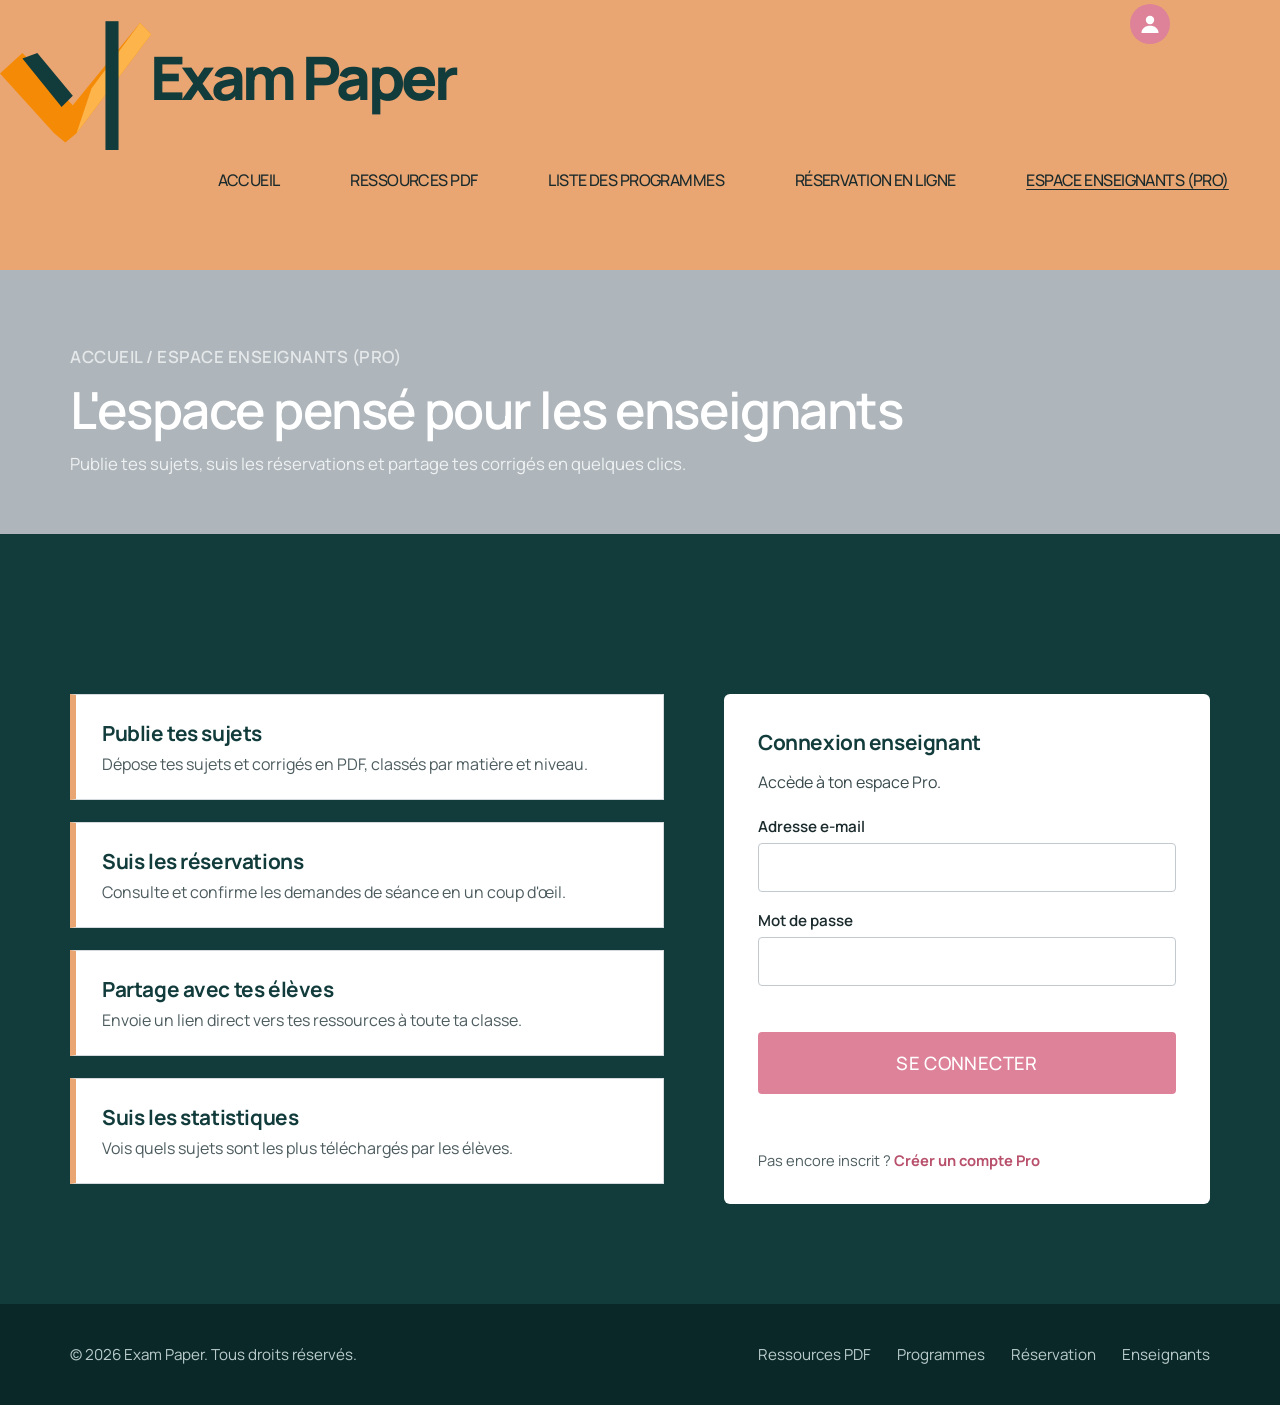
<file: espace-enseignants.html>
<!DOCTYPE html>
<html lang="fr">
<head>
  <meta charset="UTF-8">
  <meta name="viewport" content="width=device-width, initial-scale=1">
  <title>Espace enseignants (Pro) – Exam Paper</title>
  <link rel="preconnect" href="https://fonts.googleapis.com">
  <link rel="preconnect" href="https://fonts.gstatic.com" crossorigin>
  <link href="https://fonts.googleapis.com/css2?family=Manrope:wght@400;500;600;700;800&display=swap" rel="stylesheet">
  <link rel="stylesheet" href="style.css">
</head>
<body>

  <header>
    <a class="logo" href="index.html" aria-label="Exam Paper – accueil">
      <svg viewBox="0 0 165 150" xmlns="http://www.w3.org/2000/svg" aria-hidden="true">
        <polygon fill="#F58A07" points="0,68 24,46 78,102 150,14 162,26 82,132 70,142 58,132"/>
        <polygon fill="#FDB44B" points="98,84 150,14 162,26 82,132"/>
        <polygon fill="#123B3B" points="24,52 40,46 78,92 66,104"/>
        <rect x="113" y="12" width="14" height="138" fill="#123B3B"/>
      </svg>
      <span>Exam Paper</span>
    </a>

    <a class="user" href="espace-enseignants.html" aria-label="Mon compte">
      <svg viewBox="0 0 24 24" aria-hidden="true">
        <circle cx="12" cy="8" r="4.2"/>
        <path d="M3.5 21c0-4.6 3.8-7.2 8.5-7.2s8.5 2.6 8.5 7.2z"/>
      </svg>
    </a>

    <nav aria-label="Navigation principale">
      <a href="index.html">Accueil</a>
      <a href="ressources.html">Ressources PDF</a>
      <a href="programmes.html">Liste des programmes</a>
      <a href="reservation.html">Réservation en ligne</a>
      <a href="espace-enseignants.html" class="active" aria-current="page">Espace enseignants (Pro)</a>
    </nav>
  </header>

  <main>
    <section class="page-hero">
      <div class="container">
        <p class="breadcrumb"><a href="index.html">Accueil</a> / Espace enseignants (Pro)</p>
        <h1>L'espace pensé pour les enseignants</h1>
        <p>Publie tes sujets, suis les réservations et partage tes corrigés en quelques clics.</p>
      </div>
    </section>

    <section class="section teachers">
      <div class="container">
        <div class="teacher-grid">
          <div class="cards">
            <article class="card">
              <h3>Publie tes sujets</h3>
              <p>Dépose tes sujets et corrigés en PDF, classés par matière et niveau.</p>
            </article>
            <article class="card">
              <h3>Suis les réservations</h3>
              <p>Consulte et confirme les demandes de séance en un coup d'œil.</p>
            </article>
            <article class="card">
              <h3>Partage avec tes élèves</h3>
              <p>Envoie un lien direct vers tes ressources à toute ta classe.</p>
            </article>
            <article class="card">
              <h3>Suis les statistiques</h3>
              <p>Vois quels sujets sont les plus téléchargés par les élèves.</p>
            </article>
          </div>

          <div class="auth-card">
            <h3>Connexion enseignant</h3>
            <p class="lead">Accède à ton espace Pro.</p>
            <form class="form" id="teacher-form">
              <label>Adresse e-mail
                <input type="email" name="email" required autocomplete="email">
              </label>
              <label>Mot de passe
                <input type="password" name="password" required autocomplete="current-password">
              </label>
              <button class="btn" type="submit">Se connecter</button>
              <p class="form-msg" id="teacher-msg" role="status"></p>
            </form>
            <p class="switch">Pas encore inscrit ? <a href="#">Créer un compte Pro</a></p>
          </div>
        </div>
      </div>
    </section>
  </main>

  <footer>
    <div class="container">
      <p>© 2026 Exam Paper. Tous droits réservés.</p>
      <ul>
        <li><a href="ressources.html">Ressources PDF</a></li>
        <li><a href="programmes.html">Programmes</a></li>
        <li><a href="reservation.html">Réservation</a></li>
        <li><a href="espace-enseignants.html">Enseignants</a></li>
      </ul>
    </div>
  </footer>

  <button class="to-top" id="to-top" aria-label="Retour en haut">↑</button>

  <script src="script.js"></script>
</body>
</html>
</file>
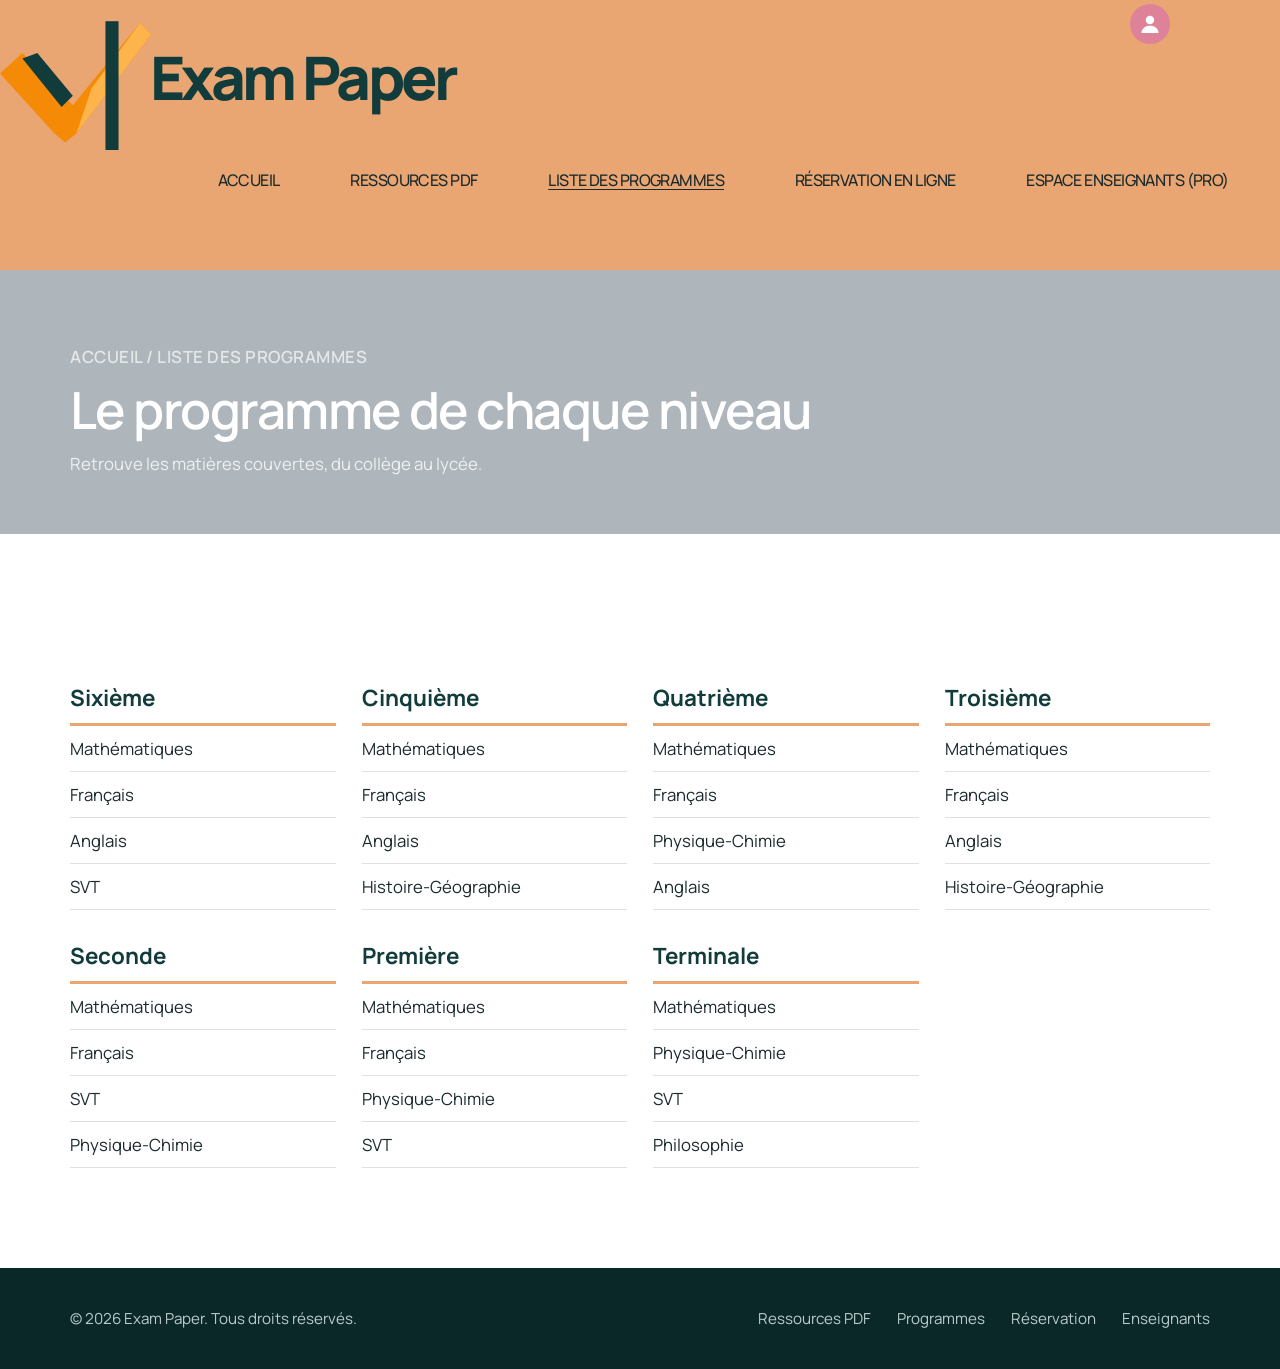
<file: programmes.html>
<!DOCTYPE html>
<html lang="fr">
<head>
  <meta charset="UTF-8">
  <meta name="viewport" content="width=device-width, initial-scale=1">
  <title>Liste des programmes – Exam Paper</title>
  <link rel="preconnect" href="https://fonts.googleapis.com">
  <link rel="preconnect" href="https://fonts.gstatic.com" crossorigin>
  <link href="https://fonts.googleapis.com/css2?family=Manrope:wght@400;500;600;700;800&display=swap" rel="stylesheet">
  <link rel="stylesheet" href="style.css">
</head>
<body>

  <header>
    <a class="logo" href="index.html" aria-label="Exam Paper – accueil">
      <svg viewBox="0 0 165 150" xmlns="http://www.w3.org/2000/svg" aria-hidden="true">
        <polygon fill="#F58A07" points="0,68 24,46 78,102 150,14 162,26 82,132 70,142 58,132"/>
        <polygon fill="#FDB44B" points="98,84 150,14 162,26 82,132"/>
        <polygon fill="#123B3B" points="24,52 40,46 78,92 66,104"/>
        <rect x="113" y="12" width="14" height="138" fill="#123B3B"/>
      </svg>
      <span>Exam Paper</span>
    </a>

    <a class="user" href="espace-enseignants.html" aria-label="Mon compte">
      <svg viewBox="0 0 24 24" aria-hidden="true">
        <circle cx="12" cy="8" r="4.2"/>
        <path d="M3.5 21c0-4.6 3.8-7.2 8.5-7.2s8.5 2.6 8.5 7.2z"/>
      </svg>
    </a>

    <nav aria-label="Navigation principale">
      <a href="index.html">Accueil</a>
      <a href="ressources.html">Ressources PDF</a>
      <a href="programmes.html" class="active" aria-current="page">Liste des programmes</a>
      <a href="reservation.html">Réservation en ligne</a>
      <a href="espace-enseignants.html">Espace enseignants (Pro)</a>
    </nav>
  </header>

  <main>
    <section class="page-hero">
      <div class="container">
        <p class="breadcrumb"><a href="index.html">Accueil</a> / Liste des programmes</p>
        <h1>Le programme de chaque niveau</h1>
        <p>Retrouve les matières couvertes, du collège au lycée.</p>
      </div>
    </section>

    <section class="section">
      <div class="container">
        <div class="programmes wide">
          <div><h3>Sixième</h3><ul><li>Mathématiques</li><li>Français</li><li>Anglais</li><li>SVT</li></ul></div>
          <div><h3>Cinquième</h3><ul><li>Mathématiques</li><li>Français</li><li>Anglais</li><li>Histoire-Géographie</li></ul></div>
          <div><h3>Quatrième</h3><ul><li>Mathématiques</li><li>Français</li><li>Physique-Chimie</li><li>Anglais</li></ul></div>
          <div><h3>Troisième</h3><ul><li>Mathématiques</li><li>Français</li><li>Anglais</li><li>Histoire-Géographie</li></ul></div>
          <div><h3>Seconde</h3><ul><li>Mathématiques</li><li>Français</li><li>SVT</li><li>Physique-Chimie</li></ul></div>
          <div><h3>Première</h3><ul><li>Mathématiques</li><li>Français</li><li>Physique-Chimie</li><li>SVT</li></ul></div>
          <div><h3>Terminale</h3><ul><li>Mathématiques</li><li>Physique-Chimie</li><li>SVT</li><li>Philosophie</li></ul></div>
        </div>
      </div>
    </section>
  </main>

  <footer>
    <div class="container">
      <p>© 2026 Exam Paper. Tous droits réservés.</p>
      <ul>
        <li><a href="ressources.html">Ressources PDF</a></li>
        <li><a href="programmes.html">Programmes</a></li>
        <li><a href="reservation.html">Réservation</a></li>
        <li><a href="espace-enseignants.html">Enseignants</a></li>
      </ul>
    </div>
  </footer>

  <button class="to-top" id="to-top" aria-label="Retour en haut">↑</button>

  <script src="script.js"></script>
</body>
</html>
</file>
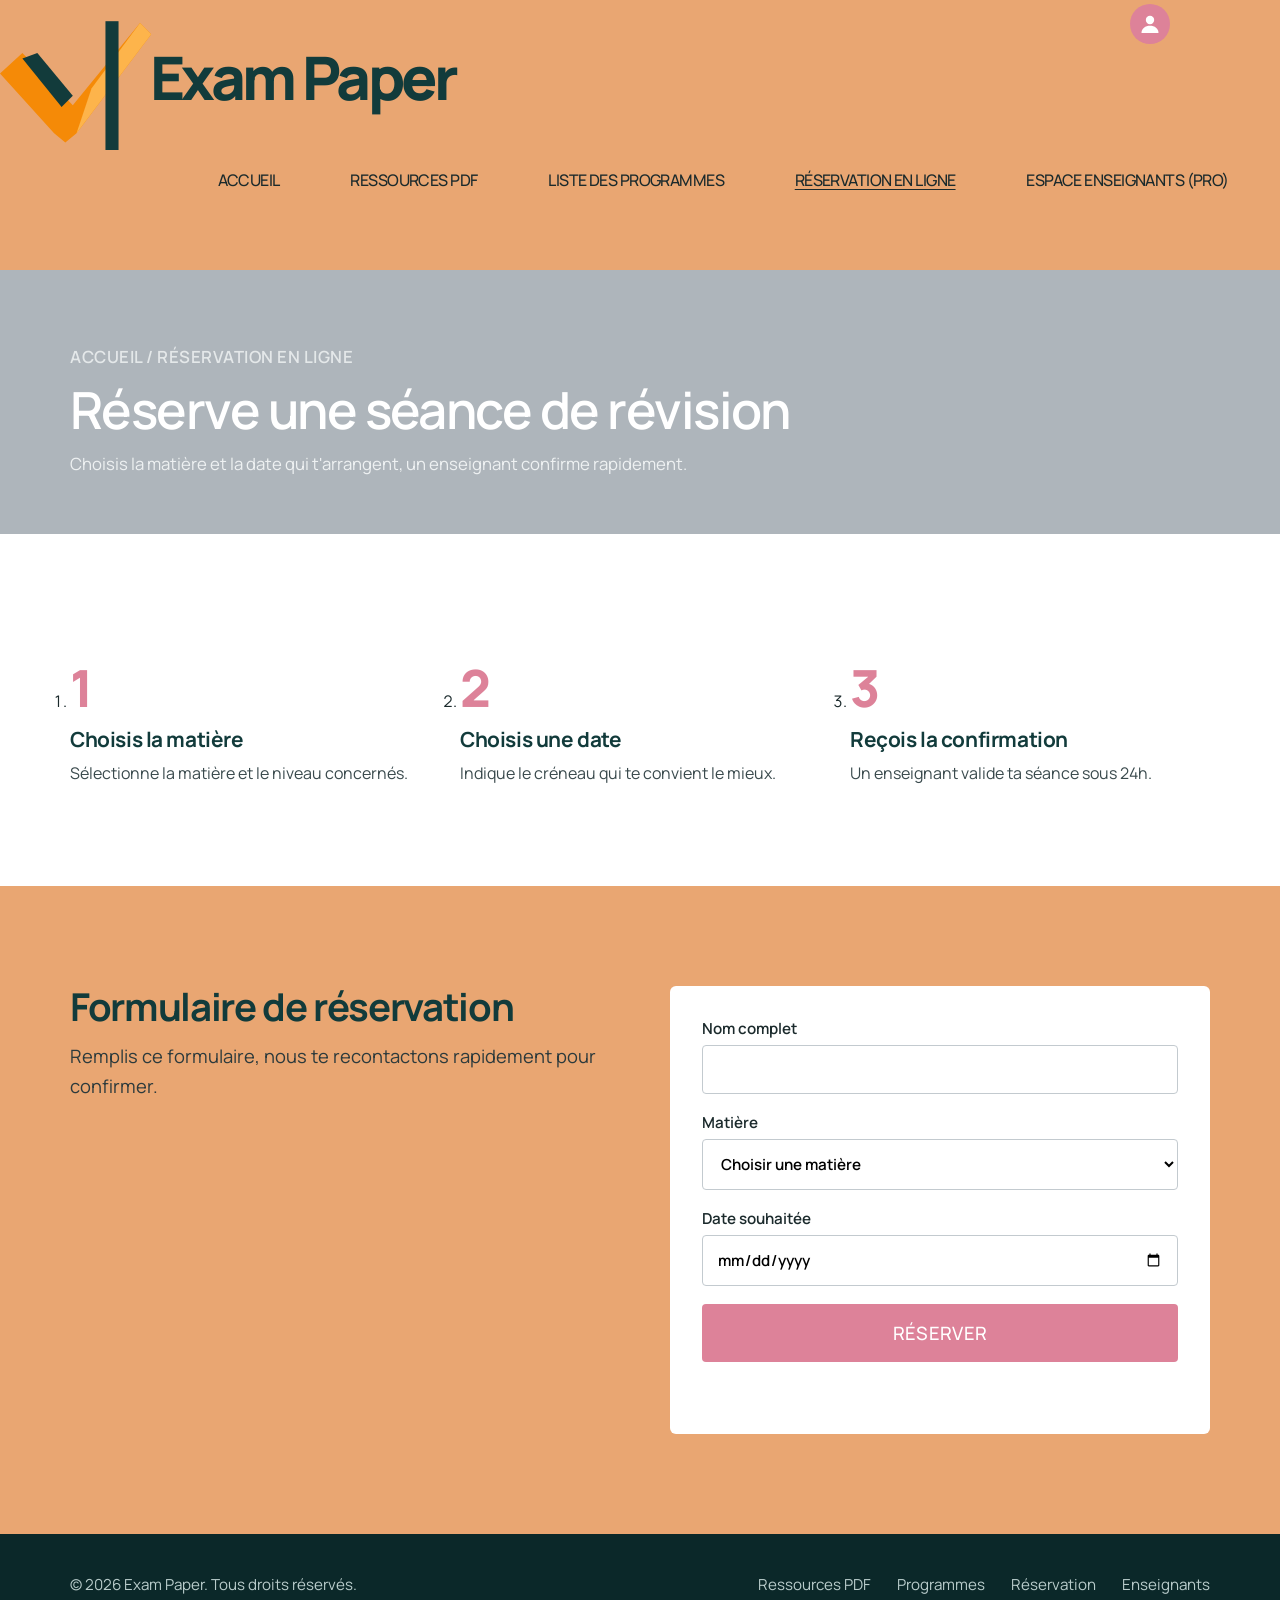
<file: reservation.html>
<!DOCTYPE html>
<html lang="fr">
<head>
  <meta charset="UTF-8">
  <meta name="viewport" content="width=device-width, initial-scale=1">
  <title>Réservation en ligne – Exam Paper</title>
  <link rel="preconnect" href="https://fonts.googleapis.com">
  <link rel="preconnect" href="https://fonts.gstatic.com" crossorigin>
  <link href="https://fonts.googleapis.com/css2?family=Manrope:wght@400;500;600;700;800&display=swap" rel="stylesheet">
  <link rel="stylesheet" href="style.css">
</head>
<body>

  <header>
    <a class="logo" href="index.html" aria-label="Exam Paper – accueil">
      <svg viewBox="0 0 165 150" xmlns="http://www.w3.org/2000/svg" aria-hidden="true">
        <polygon fill="#F58A07" points="0,68 24,46 78,102 150,14 162,26 82,132 70,142 58,132"/>
        <polygon fill="#FDB44B" points="98,84 150,14 162,26 82,132"/>
        <polygon fill="#123B3B" points="24,52 40,46 78,92 66,104"/>
        <rect x="113" y="12" width="14" height="138" fill="#123B3B"/>
      </svg>
      <span>Exam Paper</span>
    </a>

    <a class="user" href="espace-enseignants.html" aria-label="Mon compte">
      <svg viewBox="0 0 24 24" aria-hidden="true">
        <circle cx="12" cy="8" r="4.2"/>
        <path d="M3.5 21c0-4.6 3.8-7.2 8.5-7.2s8.5 2.6 8.5 7.2z"/>
      </svg>
    </a>

    <nav aria-label="Navigation principale">
      <a href="index.html">Accueil</a>
      <a href="ressources.html">Ressources PDF</a>
      <a href="programmes.html">Liste des programmes</a>
      <a href="reservation.html" class="active" aria-current="page">Réservation en ligne</a>
      <a href="espace-enseignants.html">Espace enseignants (Pro)</a>
    </nav>
  </header>

  <main>
    <section class="page-hero">
      <div class="container">
        <p class="breadcrumb"><a href="index.html">Accueil</a> / Réservation en ligne</p>
        <h1>Réserve une séance de révision</h1>
        <p>Choisis la matière et la date qui t'arrangent, un enseignant confirme rapidement.</p>
      </div>
    </section>

    <section class="section reservation-page">
      <div class="container">
        <ol class="steps">
          <li><h3>Choisis la matière</h3><p>Sélectionne la matière et le niveau concernés.</p></li>
          <li><h3>Choisis une date</h3><p>Indique le créneau qui te convient le mieux.</p></li>
          <li><h3>Reçois la confirmation</h3><p>Un enseignant valide ta séance sous 24h.</p></li>
        </ol>
      </div>
    </section>

    <section class="section reservation">
      <div class="container">
        <div>
          <h2>Formulaire de réservation</h2>
          <p class="lead">Remplis ce formulaire, nous te recontactons rapidement pour confirmer.</p>
        </div>

        <form class="form" id="reservation-form">
          <label>Nom complet
            <input type="text" name="nom" required autocomplete="name">
          </label>
          <label>Matière
            <select name="matiere" required>
              <option value="">Choisir une matière</option>
              <option>Mathématiques</option>
              <option>Physique-Chimie</option>
              <option>Français</option>
              <option>SVT</option>
              <option>Anglais</option>
            </select>
          </label>
          <label>Date souhaitée
            <input type="date" name="date" required>
          </label>
          <button class="btn" type="submit">Réserver</button>
          <p class="form-msg" id="form-msg" role="status"></p>
        </form>
      </div>
    </section>
  </main>

  <footer>
    <div class="container">
      <p>© 2026 Exam Paper. Tous droits réservés.</p>
      <ul>
        <li><a href="ressources.html">Ressources PDF</a></li>
        <li><a href="programmes.html">Programmes</a></li>
        <li><a href="reservation.html">Réservation</a></li>
        <li><a href="espace-enseignants.html">Enseignants</a></li>
      </ul>
    </div>
  </footer>

  <button class="to-top" id="to-top" aria-label="Retour en haut">↑</button>

  <script src="script.js"></script>
</body>
</html>
</file>
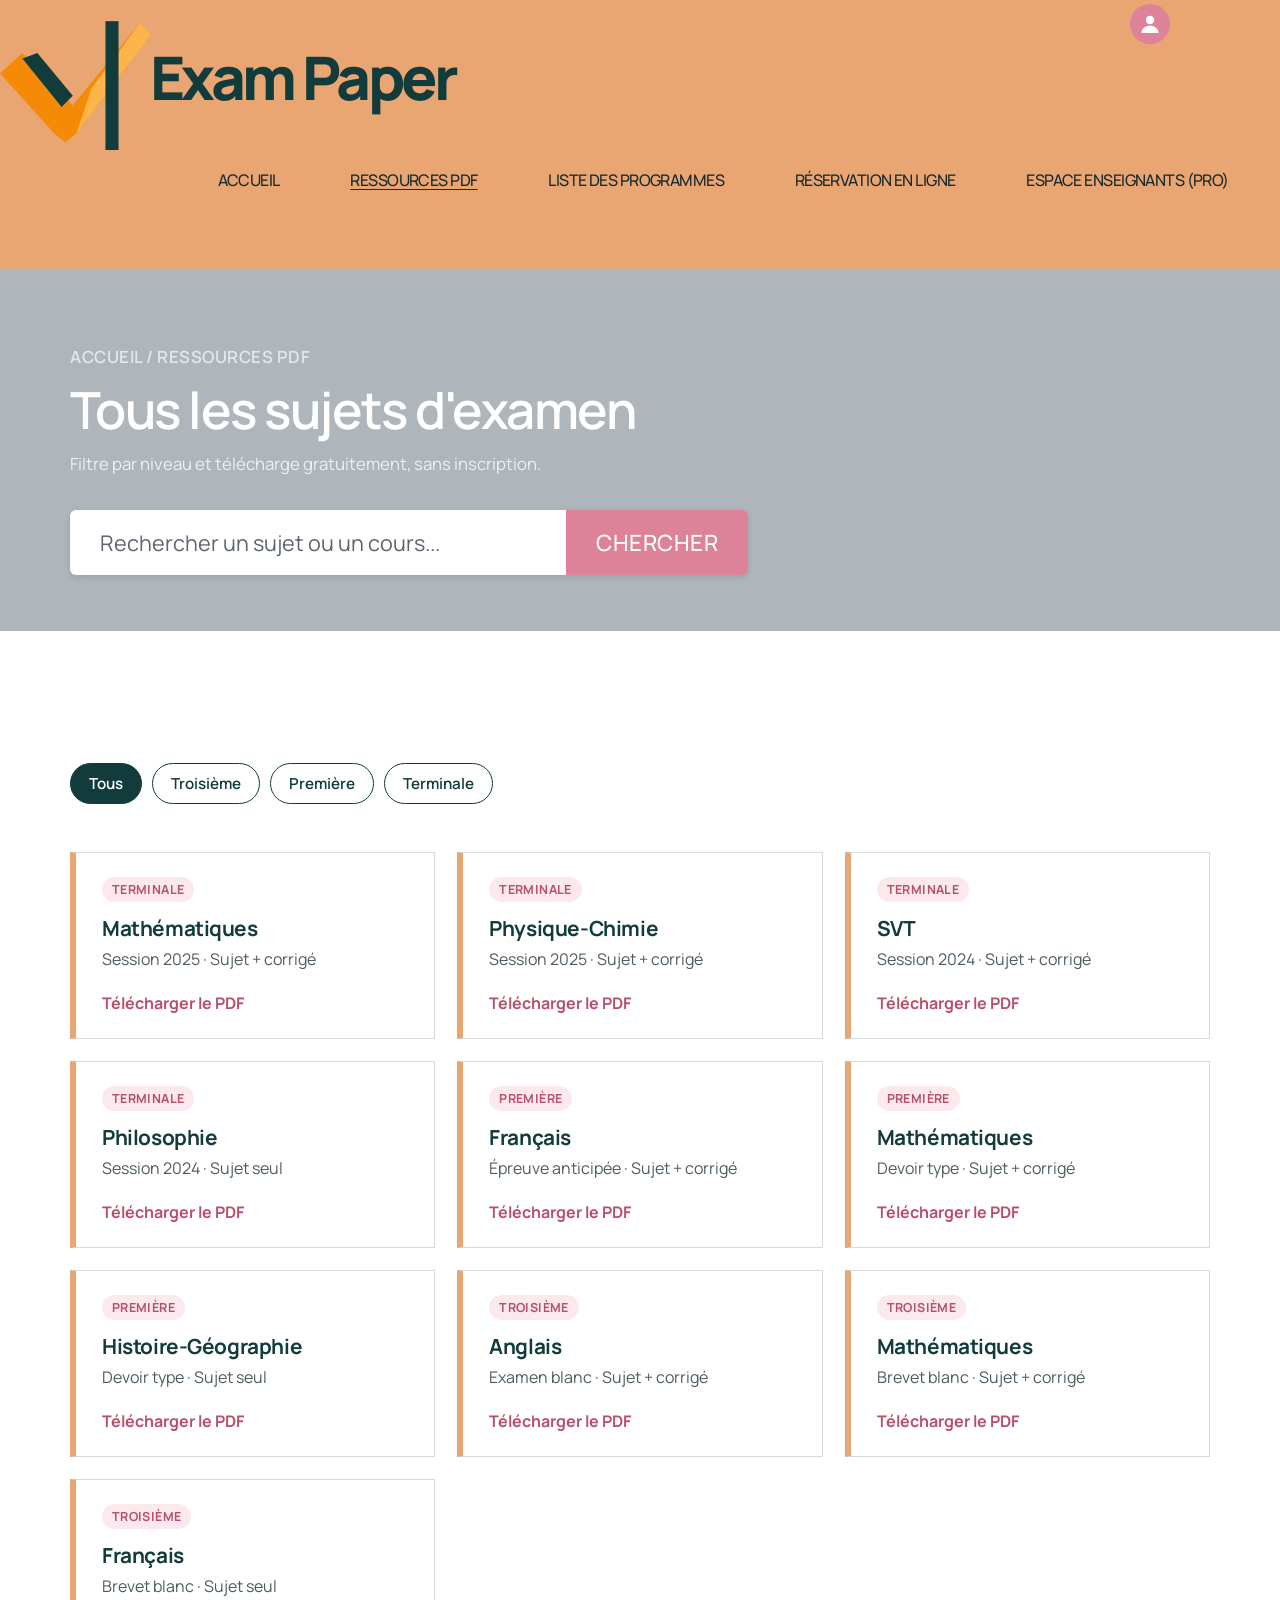
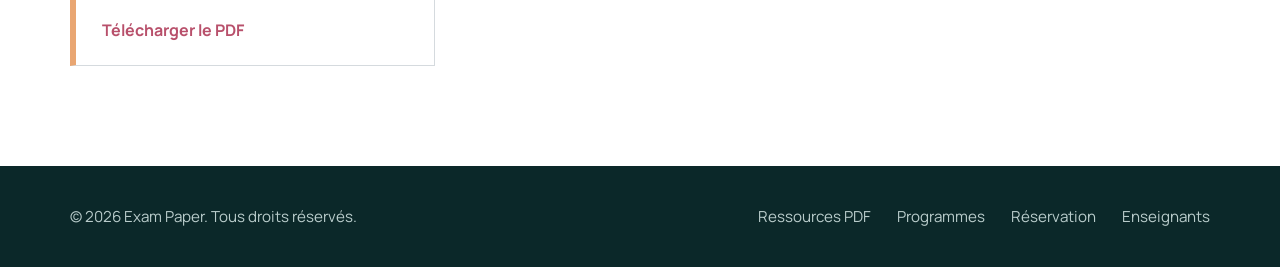
<file: ressources.html>
<!DOCTYPE html>
<html lang="fr">
<head>
  <meta charset="UTF-8">
  <meta name="viewport" content="width=device-width, initial-scale=1">
  <title>Ressources PDF – Exam Paper</title>
  <link rel="preconnect" href="https://fonts.googleapis.com">
  <link rel="preconnect" href="https://fonts.gstatic.com" crossorigin>
  <link href="https://fonts.googleapis.com/css2?family=Manrope:wght@400;500;600;700;800&display=swap" rel="stylesheet">
  <link rel="stylesheet" href="style.css">
</head>
<body>

  <header>
    <a class="logo" href="index.html" aria-label="Exam Paper – accueil">
      <svg viewBox="0 0 165 150" xmlns="http://www.w3.org/2000/svg" aria-hidden="true">
        <polygon fill="#F58A07" points="0,68 24,46 78,102 150,14 162,26 82,132 70,142 58,132"/>
        <polygon fill="#FDB44B" points="98,84 150,14 162,26 82,132"/>
        <polygon fill="#123B3B" points="24,52 40,46 78,92 66,104"/>
        <rect x="113" y="12" width="14" height="138" fill="#123B3B"/>
      </svg>
      <span>Exam Paper</span>
    </a>

    <a class="user" href="espace-enseignants.html" aria-label="Mon compte">
      <svg viewBox="0 0 24 24" aria-hidden="true">
        <circle cx="12" cy="8" r="4.2"/>
        <path d="M3.5 21c0-4.6 3.8-7.2 8.5-7.2s8.5 2.6 8.5 7.2z"/>
      </svg>
    </a>

    <nav aria-label="Navigation principale">
      <a href="index.html">Accueil</a>
      <a href="ressources.html" class="active" aria-current="page">Ressources PDF</a>
      <a href="programmes.html">Liste des programmes</a>
      <a href="reservation.html">Réservation en ligne</a>
      <a href="espace-enseignants.html">Espace enseignants (Pro)</a>
    </nav>
  </header>

  <main>
    <section class="page-hero">
      <div class="container">
        <p class="breadcrumb"><a href="index.html">Accueil</a> / Ressources PDF</p>
        <h1>Tous les sujets d'examen</h1>
        <p>Filtre par niveau et télécharge gratuitement, sans inscription.</p>

        <form class="search" action="" method="get" role="search" onsubmit="return false">
          <input type="search" id="search-input" placeholder="Rechercher un sujet ou un cours..." aria-label="Rechercher un sujet ou un cours">
          <button class="btn" type="submit">Chercher</button>
        </form>
      </div>
    </section>

    <section class="section">
      <div class="container">
        <div class="filters" role="group" aria-label="Filtrer par niveau">
          <button class="chip-btn active" type="button" data-filter="tous" aria-pressed="true">Tous</button>
          <button class="chip-btn" type="button" data-filter="troisieme" aria-pressed="false">Troisième</button>
          <button class="chip-btn" type="button" data-filter="premiere" aria-pressed="false">Première</button>
          <button class="chip-btn" type="button" data-filter="terminale" aria-pressed="false">Terminale</button>
        </div>

        <div class="cards">
          <article class="card" data-niveau="terminale"><span class="tag">Terminale</span><h3>Mathématiques</h3><p>Session 2025 · Sujet + corrigé</p><a href="#">Télécharger le PDF</a></article>
          <article class="card" data-niveau="terminale"><span class="tag">Terminale</span><h3>Physique-Chimie</h3><p>Session 2025 · Sujet + corrigé</p><a href="#">Télécharger le PDF</a></article>
          <article class="card" data-niveau="terminale"><span class="tag">Terminale</span><h3>SVT</h3><p>Session 2024 · Sujet + corrigé</p><a href="#">Télécharger le PDF</a></article>
          <article class="card" data-niveau="terminale"><span class="tag">Terminale</span><h3>Philosophie</h3><p>Session 2024 · Sujet seul</p><a href="#">Télécharger le PDF</a></article>
          <article class="card" data-niveau="premiere"><span class="tag">Première</span><h3>Français</h3><p>Épreuve anticipée · Sujet + corrigé</p><a href="#">Télécharger le PDF</a></article>
          <article class="card" data-niveau="premiere"><span class="tag">Première</span><h3>Mathématiques</h3><p>Devoir type · Sujet + corrigé</p><a href="#">Télécharger le PDF</a></article>
          <article class="card" data-niveau="premiere"><span class="tag">Première</span><h3>Histoire-Géographie</h3><p>Devoir type · Sujet seul</p><a href="#">Télécharger le PDF</a></article>
          <article class="card" data-niveau="troisieme"><span class="tag">Troisième</span><h3>Anglais</h3><p>Examen blanc · Sujet + corrigé</p><a href="#">Télécharger le PDF</a></article>
          <article class="card" data-niveau="troisieme"><span class="tag">Troisième</span><h3>Mathématiques</h3><p>Brevet blanc · Sujet + corrigé</p><a href="#">Télécharger le PDF</a></article>
          <article class="card" data-niveau="troisieme"><span class="tag">Troisième</span><h3>Français</h3><p>Brevet blanc · Sujet seul</p><a href="#">Télécharger le PDF</a></article>
        </div>
      </div>
    </section>
  </main>

  <footer>
    <div class="container">
      <p>© 2026 Exam Paper. Tous droits réservés.</p>
      <ul>
        <li><a href="ressources.html">Ressources PDF</a></li>
        <li><a href="programmes.html">Programmes</a></li>
        <li><a href="reservation.html">Réservation</a></li>
        <li><a href="espace-enseignants.html">Enseignants</a></li>
      </ul>
    </div>
  </footer>

  <button class="to-top" id="to-top" aria-label="Retour en haut">↑</button>

  <script src="script.js"></script>
</body>
</html>
</file>
<file: style.css>
:root {
      --header-bg: #E9A672;
      --hero-bg: #AEB5BB;
      --teal: #123B3B;
      --pink: #DD8299;
      --text: #1B2A2C;
      --grey: #EEF0F2;
    }

    * { box-sizing: border-box; margin: 0; padding: 0; }

    html { scroll-behavior: smooth; }

    body {
      font-family: "Manrope", "Segoe UI", Arial, sans-serif;
      color: var(--text);
      background: #fff;
    }

    a { color: inherit; text-decoration: none; }
    ul { list-style: none; }

    @media (prefers-reduced-motion: reduce) {
      html { scroll-behavior: auto; }
    }

    /* ---------- EN-TÊTE ---------- */
    header {
      position: relative;
      background: var(--header-bg);
      height: 270px;
    }

    .logo {
      position: absolute;
      top: 10px;
      left: 0;
      height: 140px;
      display: flex;
      align-items: center;
    }

    .logo svg { height: 140px; width: auto; display: block; }

    .logo span {
      font-size: 60px;
      font-weight: 800;
      letter-spacing: -0.06em;
      color: var(--teal);
      margin-left: -4px;
      margin-top: -6px;
    }

    .user {
      position: absolute;
      top: 4px;
      right: 110px;
      width: 40px;
      height: 40px;
      border-radius: 50%;
      background: var(--pink);
      display: grid;
      place-items: center;
    }

    .user svg { width: 24px; height: 24px; fill: #fff; }

    nav {
      position: absolute;
      top: 150px;
      left: 17%;
      right: 4%;
      height: 60px;
      display: flex;
      justify-content: space-between;
      align-items: center;
      gap: 24px;
    }

    nav a {
      font-size: clamp(0.85rem, 1.25vw, 1.5rem);
      font-weight: 500;
      letter-spacing: -0.035em;
      text-transform: uppercase;
      color: var(--text);
      white-space: nowrap;
    }

    nav a.active,
    nav a:hover { text-decoration: underline; text-underline-offset: 3px; }

    /* ---------- HERO ---------- */
    .hero {
      position: relative;
      overflow: hidden;
      background: var(--hero-bg);
      min-height: max(640px, calc(100vh - 270px));
      padding: 40px 70px 60px;
    }

    .hero-photo {
      position: absolute;
      pointer-events: none;
    }

    .hero-photo {
      inset: 0;
      width: 100%;
      height: 100%;
      object-fit: cover;
    }

    /* ===== CAHIER 3D SYMÉTRIQUE ET ANIMÉ ===== */
    .notebook3d {
      --nbw: min(42vw, 880px);
      position: absolute;
      right: 3%;
      top: 50%;
      transform: translateY(-50%);
      width: var(--nbw);
      font-size: calc(var(--nbw) / 42);
      pointer-events: none;
      z-index: 0;
    }

    .float {
      position: relative;
      perspective: 1800px;
      animation: drift 7s ease-in-out infinite alternate;
    }

    .glow {
      position: absolute;
      inset: -25% -20%;
      background: radial-gradient(closest-side, rgba(255,255,255,.55), rgba(255,255,255,0));
    }

    .nb {
      position: relative;
      width: 100%;
      height: 26em;
      transform-style: preserve-3d;
      transform: rotateX(var(--rx, 24deg)) rotateY(var(--ry, 0deg));
      transition: transform .25s ease-out;
    }

    .cover {
      position: absolute;
      inset: -1.6em -1.6em -1.8em;
      border-radius: 1.4em;
      background: linear-gradient(180deg, #1F5557, #123B3B 55%, #0C2B2C);
      box-shadow:
        0 .3em 0 #0E2F2F,
        0 .6em 0 #0B2626,
        0 3.2em 4em -1em rgba(15, 25, 35, .55);
      transform: translateZ(-.6em);
    }

    .cover::after {
      content: "";
      position: absolute;
      inset: .55em;
      border-radius: 1em;
      border: 1px solid rgba(255,255,255,.09);
    }

    .book {
      position: relative;
      width: 100%;
      height: 100%;
      display: grid;
      grid-template-columns: 1fr 1fr;
      transform-style: preserve-3d;
    }

    .pg {
      position: relative;
      overflow: hidden;
      background: linear-gradient(180deg, #FDFCFA, #F1EFE9);
    }

    .page {
      box-shadow:
        0 .18em 0 #ECE6D6,
        0 .32em 0 #CDC3AC,
        0 .5em 0 #ECE6D6,
        0 .64em 0 #CDC3AC;
    }

    .pg.left  { border-radius: 1em 0 0 1em; }
    .pg.right { border-radius: 0 1em 1em 0; }

    .pg::before {
      content: "";
      position: absolute;
      top: 0;
      bottom: 0;
      width: 1px;
      background: rgba(221, 130, 153, .7);
    }

    .pg.left::before  { left: 3.4em; }
    .pg.right::before { right: 3.4em; }

    .pg::after {
      content: "";
      position: absolute;
      inset: 0;
      pointer-events: none;
    }

    .pg.left::after  { background: linear-gradient(90deg,  transparent 55%, rgba(0,0,0,.05) 80%, rgba(0,0,0,.22)); }
    .pg.right::after { background: linear-gradient(270deg, transparent 55%, rgba(0,0,0,.05) 80%, rgba(0,0,0,.22)); }

    .rows { padding-top: 2.6em; }

    .row {
      height: 1.7em;
      display: flex;
      align-items: flex-end;
      padding-bottom: .5em;
      border-bottom: 1px solid rgba(95, 114, 134, .22);
    }

    .pg.left .row  { padding-left: 4.6em; padding-right: 2.6em; justify-content: flex-start; }
    .pg.right .row { padding-right: 4.6em; padding-left: 2.6em; justify-content: flex-end; }

    .bar {
      display: block;
      width: var(--w);
      height: .62em;
      border-radius: .31em;
      background: var(--teal);
      opacity: .8;
      transform: scaleX(0);
      animation: write 9s ease-in-out infinite both;
      animation-delay: var(--d);
    }

    .pg.left .bar  { transform-origin: left center; }
    .pg.right .bar { transform-origin: right center; }
    .bar.title { height: .9em; background: var(--pink); opacity: 1; }
    .bar.hl { background: var(--header-bg); opacity: 1; }

    .tick {
      position: absolute;
      left: 50%;
      bottom: 1.3em;
      width: 3.4em;
      transform: translateX(-50%);
      fill: none;
      stroke: #F58A07;
      stroke-width: 6;
      stroke-linecap: round;
      stroke-linejoin: round;
      z-index: 1;
    }

    .tick path {
      stroke-dasharray: 100;
      stroke-dashoffset: 100;
      animation: draw 9s ease-in-out infinite;
    }

    .spine {
      position: absolute;
      left: 50%;
      top: 0;
      bottom: 0;
      width: .55em;
      transform: translateX(-50%) translateZ(.1em);
      background: linear-gradient(90deg, rgba(0,0,0,.30), rgba(0,0,0,.04) 50%, rgba(0,0,0,.30));
    }

    /* feuille qui se tourne */
    .leaf {
      position: absolute;
      top: 0;
      left: 50%;
      width: 50%;
      height: 100%;
      transform-origin: left center;
      transform-style: preserve-3d;
      transform: translateZ(.05em);
      animation: flip 12s cubic-bezier(.6, .05, .3, 1) infinite;
    }

    .face {
      position: absolute;
      inset: 0;
      -webkit-backface-visibility: hidden;
      backface-visibility: hidden;
    }

    .face.left { transform: rotateY(180deg); }

    .face .shade {
      position: absolute;
      inset: 0;
      background: #0b1a1c;
      opacity: 0;
      z-index: 2;
      animation: shade 12s ease-in-out infinite;
    }

    .ribbon {
      position: absolute;
      left: 50%;
      top: calc(100% - 3em);
      width: 1.2em;
      height: 5.6em;
      transform: translateX(-50%) translateZ(.2em);
      background: linear-gradient(90deg, #C9647F, #E58BA2 50%, #C9647F);
      clip-path: polygon(0 0, 100% 0, 100% 100%, 50% 88%, 0 100%);
    }

    .chip {
      position: absolute;
      top: -2.6em;
      padding: .5em 1.1em;
      border-radius: .9em;
      font-size: 1.15em;
      font-weight: 800;
      letter-spacing: -.02em;
      box-shadow: 0 .6em 1.2em rgba(20, 30, 40, .3);
      transform: translateZ(3em);
      animation: bob 5s ease-in-out infinite alternate;
    }

    .chip-l { left: -1.2em; background: var(--pink); color: #fff; }
    .chip-r { right: -1.2em; background: var(--header-bg); color: var(--teal); animation-delay: -2.5s; }

    @keyframes write {
      0%, 6%   { transform: scaleX(0); }
      22%, 86% { transform: scaleX(1); }
      96%, 100% { transform: scaleX(0); }
    }

    @keyframes draw {
      0%, 28%  { stroke-dashoffset: 100; }
      40%, 86% { stroke-dashoffset: 0; }
      96%, 100% { stroke-dashoffset: 100; }
    }

    @keyframes flip {
      0%, 8%   { transform: translateZ(.05em) rotateY(0deg); }
      24%, 54% { transform: translateZ(.05em) rotateY(-180deg); }
      70%, 100% { transform: translateZ(.05em) rotateY(0deg); }
    }

    @keyframes shade {
      0%, 8%   { opacity: 0; }
      16%      { opacity: .3; }
      24%, 54% { opacity: 0; }
      62%      { opacity: .3; }
      70%, 100% { opacity: 0; }
    }

    @keyframes bob {
      from { transform: translateZ(3em) translateY(-.5em); }
      to   { transform: translateZ(3em) translateY(.5em); }
    }

    @keyframes drift {
      from { transform: translateY(-.6em); }
      to   { transform: translateY(.6em); }
    }

    @media (prefers-reduced-motion: reduce) {
      .float, .leaf, .bar, .chip, .tick path, .shade { animation: none !important; }
      .bar { transform: none !important; }
      .tick path { stroke-dashoffset: 0 !important; }
    }

    .hero-content { position: relative; z-index: 1; }

    .hero h1 {
      color: #fff;
      font-size: clamp(2.6rem, 4.6vw, 5.5rem);
      line-height: 1.08;
      font-weight: 600;
      letter-spacing: -0.03em;
      max-width: 52%;
      min-width: 320px;
    }

    .search {
      display: flex;
      margin-top: clamp(40px, 7vw, 120px);
      width: min(678px, 100%);
      height: 65px;
      border-radius: 6px;
      overflow: hidden;
      box-shadow: 0 2px 6px rgba(0, 0, 0, 0.12);
    }

    .search input {
      flex: 1;
      min-width: 0;
      border: none;
      outline: none;
      padding: 0 30px;
      font: inherit;
      font-size: 1.35rem;
      color: #333;
      background: #fff;
    }

    .search input::placeholder { color: #5b6470; opacity: 1; }
    .search input:focus-visible { box-shadow: inset 0 0 0 3px var(--teal); }

    .btn {
      border: none;
      cursor: pointer;
      background: var(--pink);
      color: #fff;
      font: inherit;
      font-size: 1.4rem;
      font-weight: 500;
      letter-spacing: 0.02em;
      text-transform: uppercase;
      transition: filter 0.15s;
    }

    .btn:hover { filter: brightness(0.95); }
    .btn:focus-visible { outline: 3px solid var(--teal); outline-offset: 2px; }

    .search .btn { padding: 0 30px; }

    .cta {
      display: inline-block;
      margin-top: 72px;
      padding: 24px 30px;
      border-radius: 4px;
      font-size: 1.4rem;
    }

    /* ---------- SECTIONS (défilement) ---------- */
    .section { padding: 100px 70px; scroll-margin-top: 10px; }
    .container { max-width: 1200px; margin: 0 auto; }

    .section h2 {
      font-size: clamp(1.9rem, 3vw, 2.9rem);
      font-weight: 700;
      letter-spacing: -0.035em;
      line-height: 1.1;
      color: var(--teal);
    }

    .lead {
      margin-top: 14px;
      font-size: 1.15rem;
      line-height: 1.6;
      max-width: 60ch;
      color: #3a4a4d;
    }

    .bg-grey { background: var(--grey); }

    /* Ressources */
    .cards {
      margin-top: 48px;
      display: grid;
      grid-template-columns: repeat(auto-fill, minmax(300px, 1fr));
      gap: 22px;
    }

    .card {
      background: #fff;
      border: 1px solid #d5dade;
      border-left: 6px solid var(--header-bg);
      padding: 24px 26px;
      display: flex;
      flex-direction: column;
      gap: 6px;
    }

    .card h3 { font-size: 1.3rem; letter-spacing: -0.02em; color: var(--teal); }
    .card p { color: #4d5c5f; font-size: 1rem; }

    .card a {
      margin-top: 16px;
      font-weight: 700;
      color: #b8506b;
      align-self: flex-start;
    }

    .card a:hover { text-decoration: underline; text-underline-offset: 3px; }

    /* Comment ça marche */
    .steps {
      margin-top: 48px;
      display: grid;
      grid-template-columns: repeat(3, 1fr);
      gap: 40px;
      counter-reset: step;
    }

    .steps li { counter-increment: step; }

    .steps li::before {
      content: counter(step);
      display: block;
      font-size: 4.5rem;
      font-weight: 800;
      line-height: 1;
      letter-spacing: -0.05em;
      color: var(--pink);
      margin-bottom: 12px;
    }

    .steps h3 { font-size: 1.3rem; color: var(--teal); letter-spacing: -0.02em; }
    .steps p { margin-top: 8px; line-height: 1.55; color: #3a4a4d; }

    /* Programmes */
    .programmes {
      margin-top: 48px;
      display: grid;
      grid-template-columns: repeat(3, 1fr);
      gap: 40px;
    }

    .programmes h3 {
      font-size: 1.4rem;
      color: var(--teal);
      padding-bottom: 10px;
      border-bottom: 3px solid var(--header-bg);
    }

    .programmes li { padding: 11px 0; border-bottom: 1px solid #dde1e4; font-size: 1.05rem; }

    /* Réservation */
    .reservation { background: var(--header-bg); }

    .reservation .container {
      display: grid;
      grid-template-columns: 1fr 1fr;
      gap: 60px;
      align-items: start;
    }

    .reservation .lead { color: #2c3a3c; }

    .form {
      background: #fff;
      padding: 32px;
      border-radius: 6px;
      display: grid;
      gap: 18px;
    }

    .form label { display: grid; gap: 6px; font-weight: 600; font-size: 0.95rem; }

    .form input,
    .form select {
      font: inherit;
      padding: 13px 14px;
      border: 1px solid #c3cacf;
      border-radius: 4px;
      background: #fff;
    }

    .form input:focus-visible,
    .form select:focus-visible { outline: 3px solid var(--teal); outline-offset: 1px; }

    .form .btn { padding: 16px; font-size: 1.15rem; border-radius: 4px; }
    .form-msg { font-weight: 600; color: var(--teal); min-height: 1.4em; }

    /* Enseignants */
    .teachers { background: var(--teal); color: #fff; }
    .teachers h2 { color: #fff; }
    .teachers .lead { color: #cfe0df; }
    .teachers .btn { display: inline-block; margin-top: 28px; padding: 18px 28px; border-radius: 4px; font-size: 1.15rem; }

    /* Pied de page */
    footer {
      background: #0B2829;
      color: #b9cccb;
      padding: 40px 70px;
      font-size: 0.95rem;
    }

    footer .container {
      display: flex;
      justify-content: space-between;
      gap: 20px;
      flex-wrap: wrap;
    }

    footer a:hover { text-decoration: underline; }
    footer ul { display: flex; gap: 26px; flex-wrap: wrap; }

    /* Bouton retour en haut */
    .to-top {
      position: fixed;
      right: 24px;
      bottom: 24px;
      width: 48px;
      height: 48px;
      border-radius: 50%;
      border: none;
      background: var(--pink);
      color: #fff;
      font-size: 1.4rem;
      cursor: pointer;
      display: none;
      box-shadow: 0 3px 10px rgba(0, 0, 0, 0.25);
    }

    .to-top.show { display: block; }
    .to-top:focus-visible { outline: 3px solid var(--teal); outline-offset: 2px; }

    /* ---------- MOBILE / TABLETTE ---------- */
    @media (max-width: 1100px) {
      header { height: auto; padding: 16px 20px 20px; }
      .logo { position: static; height: 90px; }
      .logo svg { height: 90px; }
      .logo span { font-size: 40px; }
      .user { top: 16px; right: 20px; }
      nav {
        position: static;
        height: auto;
        margin-top: 12px;
        flex-wrap: wrap;
        justify-content: flex-start;
        gap: 12px 28px;
      }
      nav a { font-size: 1rem; }
      .hero { padding: 40px 20px 60px; min-height: 620px; }
      .hero h1 { max-width: 100%; }
      .notebook3d {
        --nbw: min(560px, 88vw);
        position: relative;
        right: auto;
        top: auto;
        transform: none;
        margin: 70px auto 20px;
      }
      .search { height: 56px; }
      .search input { font-size: 1rem; padding: 0 16px; }
      .btn, .cta { font-size: 1rem; }
      .cta { margin-top: 40px; padding: 18px 22px; }

      .section { padding: 64px 20px; }
      .steps, .programmes { grid-template-columns: 1fr; gap: 32px; }
      .reservation .container { grid-template-columns: 1fr; gap: 36px; }
      footer { padding: 32px 20px; }
    }
  
    /* ---------- BANNIÈRE DES PAGES INTERNES ---------- */
    .page-hero {
      background: var(--hero-bg);
      padding: 60px 70px 56px;
    }

    .page-hero .container { max-width: 1200px; margin: 0 auto; }

    .breadcrumb {
      font-size: 0.85rem;
      font-weight: 600;
      letter-spacing: 0.03em;
      text-transform: uppercase;
      color: #eef1f2;
      opacity: 0.85;
    }

    .breadcrumb a:hover { text-decoration: underline; }

    .page-hero h1 {
      margin-top: 10px;
      color: #fff;
      font-size: clamp(2.1rem, 4vw, 3.4rem);
      font-weight: 600;
      letter-spacing: -0.03em;
      line-height: 1.1;
    }

    .page-hero p {
      margin-top: 14px;
      max-width: 62ch;
      color: #eef1f2;
      font-size: 1.05rem;
      line-height: 1.6;
    }

    .page-hero .search { margin-top: 32px; }

    /* Variante de grille plus large (programmes complets) */
    .programmes.wide {
      grid-template-columns: repeat(auto-fit, minmax(210px, 1fr));
      gap: 30px 26px;
    }

    /* Filtres (chips) */
    .filters {
      margin-top: 32px;
      display: flex;
      flex-wrap: wrap;
      gap: 10px;
    }

    .chip-btn {
      border: 1.5px solid var(--teal);
      background: #fff;
      color: var(--teal);
      font: inherit;
      font-size: 0.95rem;
      font-weight: 600;
      padding: 9px 18px;
      border-radius: 999px;
      cursor: pointer;
      transition: background 0.15s, color 0.15s;
    }

    .chip-btn:hover { background: #f1f4f5; }
    .chip-btn.active { background: var(--teal); color: #fff; }
    .chip-btn:focus-visible { outline: 3px solid var(--pink); outline-offset: 2px; }

    .card[hidden] { display: none; }

    .card .tag {
      display: inline-block;
      align-self: flex-start;
      font-size: 0.78rem;
      font-weight: 700;
      letter-spacing: 0.03em;
      text-transform: uppercase;
      color: #b8506b;
      background: #fbe9ee;
      padding: 4px 10px;
      border-radius: 999px;
      margin-bottom: 6px;
    }

    /* Espace enseignants */
    .teacher-grid {
      margin-top: 60px;
      display: grid;
      grid-template-columns: 1.1fr 0.9fr;
      gap: 60px;
      align-items: start;
    }

    .teacher-grid .cards { margin-top: 0; }

    .auth-card {
      background: #fff;
      color: var(--text);
      padding: 34px;
      border-radius: 6px;
    }

    .auth-card h3 { color: var(--teal); font-size: 1.3rem; letter-spacing: -0.02em; }
    .auth-card .lead { color: #3a4a4d; font-size: 1rem; margin-bottom: 20px; }
    .auth-card .form { padding: 0; }
    .auth-card .switch { margin-top: 16px; font-size: 0.92rem; color: #4d5c5f; }
    .auth-card .switch a { color: #b8506b; font-weight: 700; }

    /* Réservation (page dédiée) */
    .reservation-page .steps { margin-top: 28px; gap: 30px; }
    .reservation-page .steps li::before { font-size: 3.2rem; }

    @media (max-width: 1100px) {
      .page-hero { padding: 44px 20px 40px; }
      .teacher-grid { grid-template-columns: 1fr; gap: 36px; }
    }
</file>
